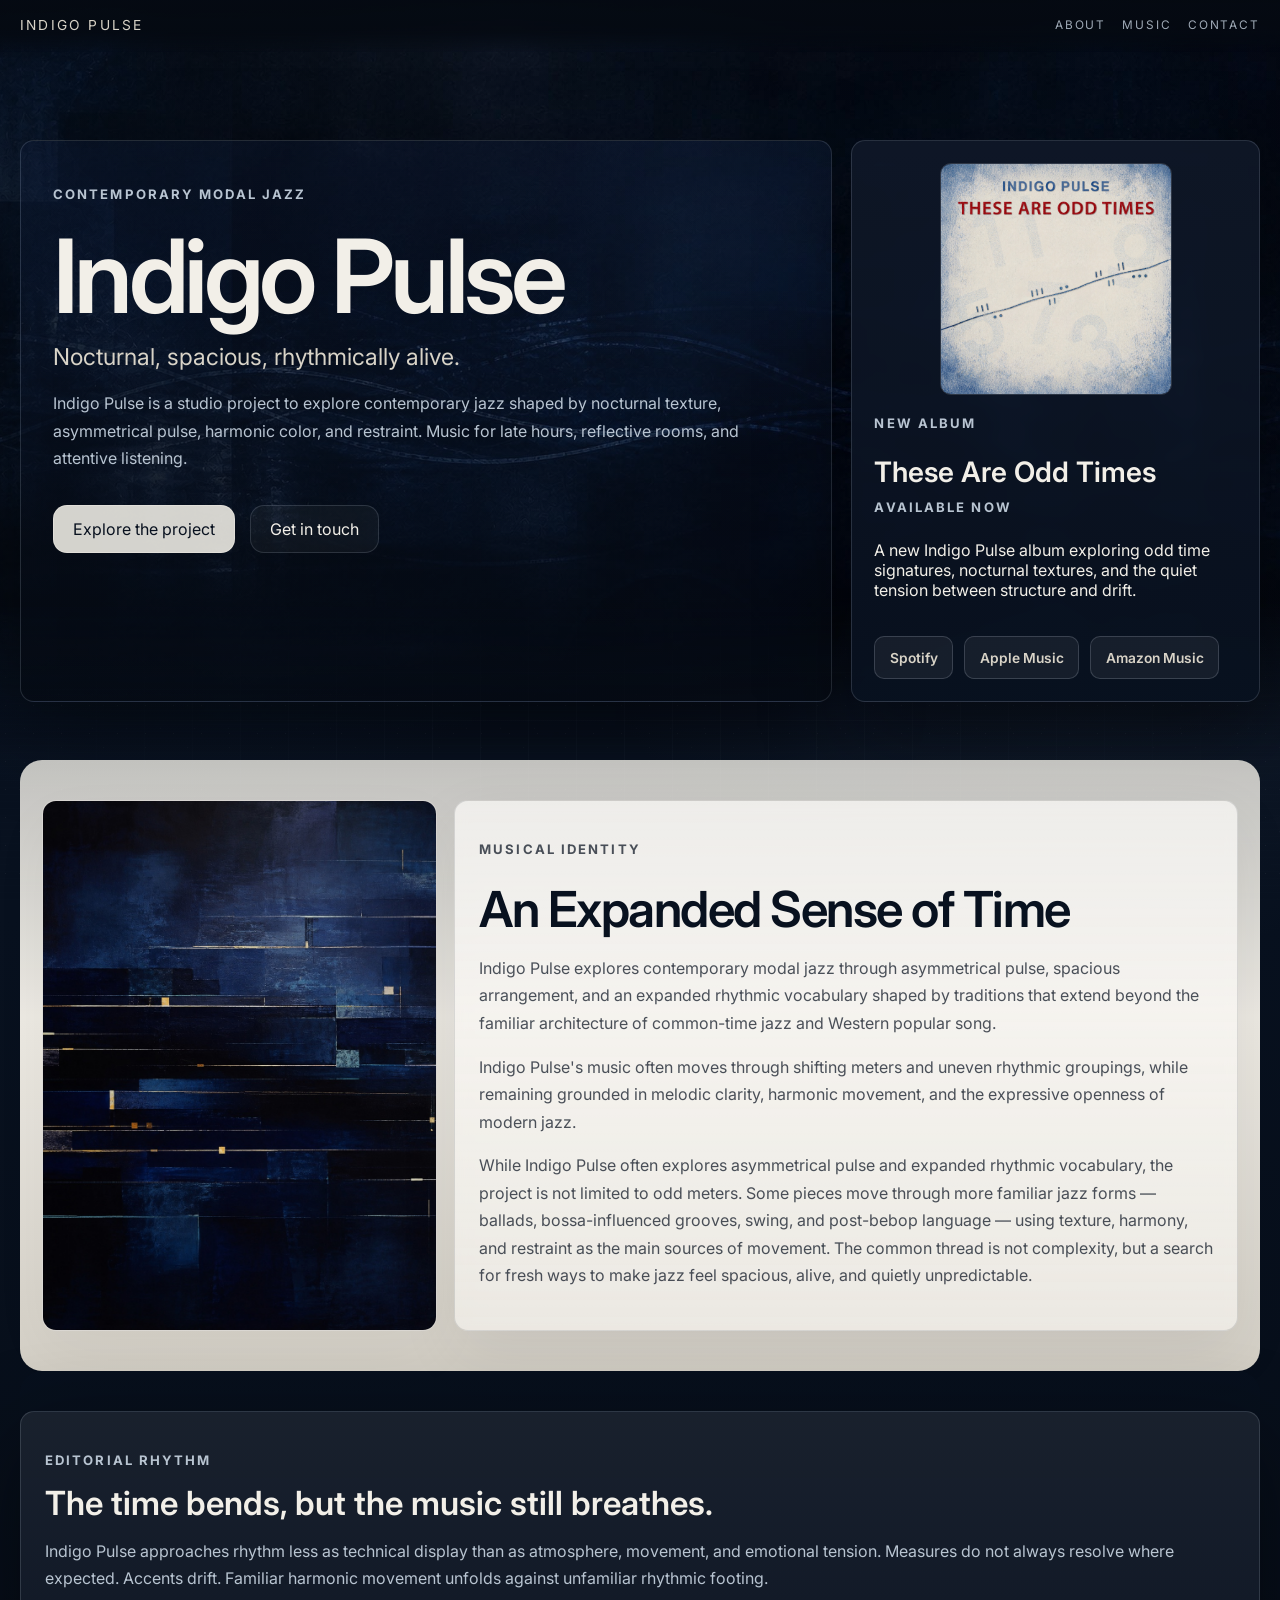
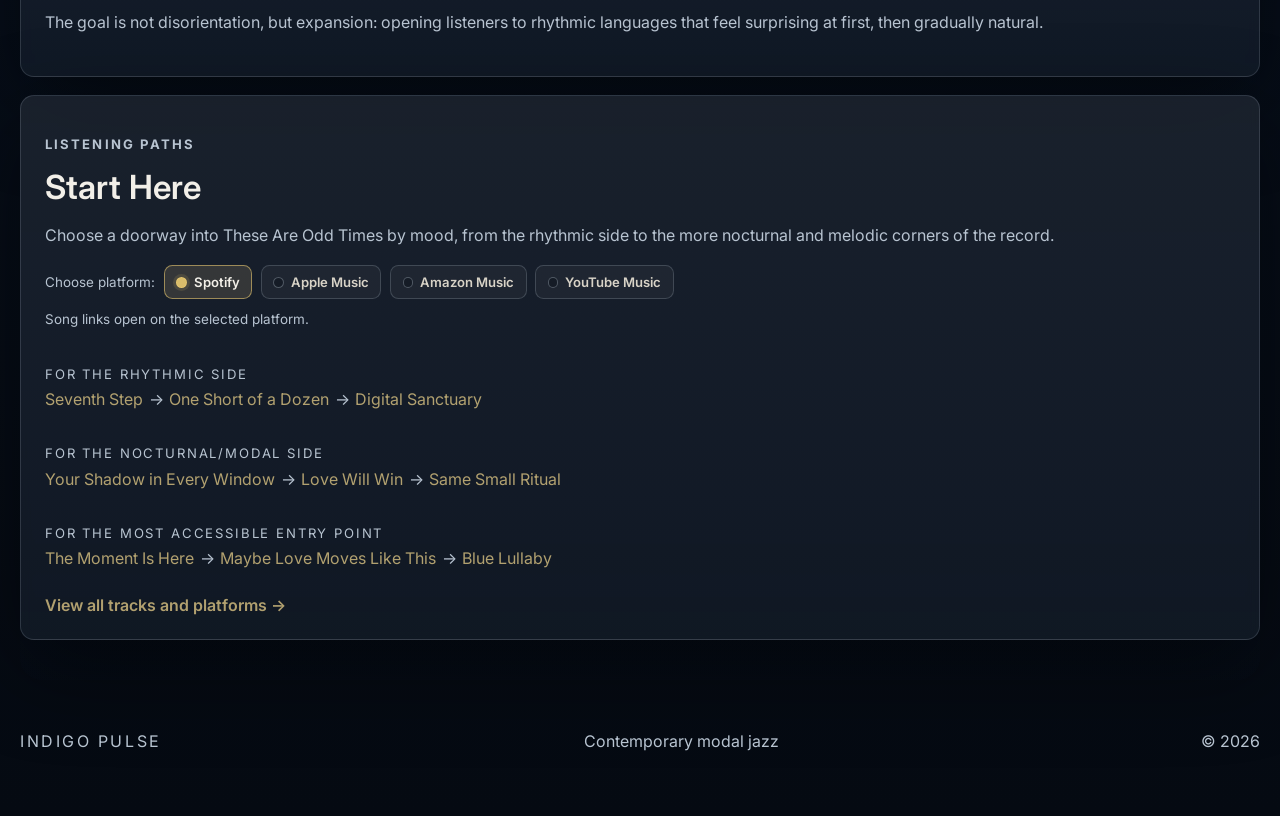
<file: index.html>
<!DOCTYPE html>
<html lang="en">
  <head>
    <meta charset="UTF-8" />
    <meta name="viewport" content="width=device-width, initial-scale=1.0" />
    <title>Indigo Pulse | Contemporary Modal Jazz</title>
    <meta
      name="description"
      content="Indigo Pulse is a studio project that was created to produce nocturnal, spacious, rhythmically alive jazz music with a refined modern voice."
    />
    <link rel="preconnect" href="https://fonts.googleapis.com" />
    <link rel="preconnect" href="https://fonts.gstatic.com" crossorigin />
    <link
      href="https://fonts.googleapis.com/css2?family=Inter:wght@400;500;600;700&family=Cormorant+Garamond:wght@500;600&display=swap"
      rel="stylesheet"
    />
    <link rel="stylesheet" href="styles.css" />
  </head>
  <body>
    <div class="grain" aria-hidden="true"></div>
    <div class="scanlines" aria-hidden="true"></div>

    <div class="site-shell">
      <header class="topbar">
        <a class="brand" href="#home" aria-label="Indigo Pulse home">
          <span class="brand-text">Indigo Pulse</span>
        </a>
        <nav class="nav" aria-label="Primary">
          <a href="about/index.html">About</a>
          <a href="music.html">Music</a>
          <a href="contact/index.html">Contact</a>
        </nav>
      </header>

      <main id="home">
        <section class="hero reveal">
          <div class="hero-background" aria-hidden="true">
            <img src="images/hero_image2.jpg" alt="" />
            <div class="hero-overlay"></div>
          </div>
          <div class="hero-content">
            <div class="hero-copy">
              <p class="eyebrow">Contemporary modal jazz</p>
              <h1>Indigo Pulse</h1>
              <p class="hero-tagline">
                Nocturnal, spacious, rhythmically alive.
              </p>
              <p class="hero-text">
                Indigo Pulse is a studio project to explore contemporary jazz
                shaped by nocturnal texture, asymmetrical pulse, harmonic color,
                and restraint. Music for late hours, reflective rooms, and
                attentive listening.
              </p>
              <div class="hero-actions">
                <a class="button button-primary" href="#music">Explore the project</a>
                <a class="button button-secondary" href="contact/">Get in touch</a>
              </div>
            </div>

            <aside class="hero-note release-card reveal reveal-delay-1">
              <img
                class="release-cover"
                src="images/Odd%20Times%201280px%20Cover.jpg"
                alt="These Are Odd Times album cover"
              />
              <p class="release-meta">New album</p>
              <h2 class="hero-note-title">These Are Odd Times</h2>
              <p class="small-label">Available now</p>
              <p>
                A new Indigo Pulse album exploring odd time signatures,
                nocturnal textures, and the quiet tension between structure and
                drift.
              </p>
              <div class="streaming-links" aria-label="Listen to These Are Odd Times">
                <a
                  class="streaming-link"
                  href="https://open.spotify.com/album/4sxQZq7DrYxzUpGNXLaTnz"
                  target="_blank"
                  rel="noopener noreferrer"
                >Spotify</a>
                <a
                  class="streaming-link"
                  href="https://music.apple.com/album/these-are-odd-times/1895857664?app=music"
                  target="_blank"
                  rel="noopener noreferrer"
                >Apple Music</a>
                <a
                  class="streaming-link"
                  href="https://music.amazon.com/albums/B0GYZ81ZBF"
                  target="_blank"
                  rel="noopener noreferrer"
                >Amazon Music</a>
              </div>
            </aside>
          </div>
        </section>

        <section class="intro section-light reveal">
          <div class="intro-grid">
            <article class="intro-image-card" aria-label="Sense of rhythm image">
              <img
                class="intro-image"
                src="images/sense%20of%20rhythm.jpg"
                alt="Sense of rhythm"
              />
            </article>
            <article class="panel intro-lead">
              <div class="section-heading intro-card-heading">
                <p class="eyebrow">Musical Identity</p>
                <h2>An Expanded Sense of Time</h2>
              </div>
              <p>
                Indigo Pulse explores contemporary modal jazz through
                asymmetrical pulse, spacious arrangement, and an expanded
                rhythmic vocabulary shaped by traditions that extend beyond the
                familiar architecture of common-time jazz and Western popular
                song.
              </p>
              <p>
                Indigo Pulse's music often moves through shifting meters and
                uneven rhythmic groupings, while remaining grounded in melodic
                clarity, harmonic movement, and the expressive openness of
                modern jazz.
              </p>
              <p>
                While Indigo Pulse often explores asymmetrical pulse and
                expanded rhythmic vocabulary, the project is not limited to odd
                meters. Some pieces move through more familiar jazz forms —
                ballads, bossa-influenced grooves, swing, and post-bebop
                language — using texture, harmony, and restraint as the main
                sources of movement. The common thread is not complexity, but a
                search for fresh ways to make jazz feel spacious, alive, and
                quietly unpredictable.
              </p>
            </article>
          </div>
        </section>

        <section class="section-dark reveal" id="music">
          <div class="music-grid">
            <article class="panel release-card release-card-wide">
              <p class="release-meta">Editorial rhythm</p>
              <h3>The time bends, but the music still breathes.</h3>
              <p>
                Indigo Pulse approaches rhythm less as technical display than
                as atmosphere, movement, and emotional tension. Measures do not
                always resolve where expected. Accents drift. Familiar harmonic
                movement unfolds against unfamiliar rhythmic footing.
              </p>
              <p>
                The goal is not disorientation, but expansion: opening
                listeners to rhythmic languages that feel surprising at first,
                then gradually natural.
              </p>
            </article>
            <article class="panel release-card">
              <p class="release-meta">Listening paths</p>
              <h3>Start Here</h3>
              <p>
                Choose a doorway into These Are Odd Times by mood, from the
                rhythmic side to the more nocturnal and melodic corners of the
                record.
              </p>
              <div class="platform-selector" aria-label="Choose streaming platform">
                <span class="platform-selector-label">Choose platform:</span>
                <button
                  type="button"
                  class="platform-button active"
                  data-platform="spotify"
                  aria-pressed="true"
                >
                  Spotify
                </button>
                <button
                  type="button"
                  class="platform-button"
                  data-platform="apple"
                  aria-pressed="false"
                >
                  Apple Music
                </button>
                <button
                  type="button"
                  class="platform-button"
                  data-platform="amazon"
                  aria-pressed="false"
                >
                  Amazon Music
                </button>
                <button
                  type="button"
                  class="platform-button"
                  data-platform="youtube"
                  aria-pressed="false"
                >
                  YouTube Music
                </button>
              </div>
              <p class="platform-helper">Song links open on the selected platform.</p>
              <div class="listening-paths" aria-label="Suggested listening paths">
                <div class="listening-path">
                  <p class="contact-label">For the rhythmic side</p>
                  <p class="path-line">
                    <a class="path-track-link" data-track="seventh-step" href="#">Seventh Step</a>
                    <span class="path-arrow">&rarr;</span>
                    <a class="path-track-link" data-track="one-short-of-a-dozen" href="#">One Short of a Dozen</a>
                    <span class="path-arrow">&rarr;</span>
                    <a class="path-track-link" data-track="digital-sanctuary" href="#">Digital Sanctuary</a>
                  </p>
                </div>
                <div class="listening-path">
                  <p class="contact-label">For the nocturnal/modal side</p>
                  <p class="path-line">
                    <a class="path-track-link" data-track="your-shadow-in-every-window" href="#">Your Shadow in Every Window</a>
                    <span class="path-arrow">&rarr;</span>
                    <a class="path-track-link" data-track="love-will-win" href="#">Love Will Win</a>
                    <span class="path-arrow">&rarr;</span>
                    <a class="path-track-link" data-track="same-small-ritual" href="#">Same Small Ritual</a>
                  </p>
                </div>
                <div class="listening-path">
                  <p class="contact-label">For the most accessible entry point</p>
                  <p class="path-line">
                    <a class="path-track-link" data-track="the-moment-is-here" href="#">The Moment Is Here</a>
                    <span class="path-arrow">&rarr;</span>
                    <a class="path-track-link" data-track="maybe-love-moves-like-this" href="#">Maybe Love Moves Like This</a>
                    <span class="path-arrow">&rarr;</span>
                    <a class="path-track-link" data-track="blue-lullaby" href="#">Blue Lullaby</a>
                  </p>
                </div>
              </div>
              <a class="all-tracks-link" href="music.html">View all tracks and platforms &rarr;</a>
            </article>
          </div>
        </section>

      </main>

      <footer class="footer">
        <p>Indigo Pulse</p>
        <p>Contemporary modal jazz</p>
        <p>&copy; <span id="year"></span></p>
      </footer>
    </div>

    <script src="script.js?v=3"></script>
  </body>
</html>
</file>
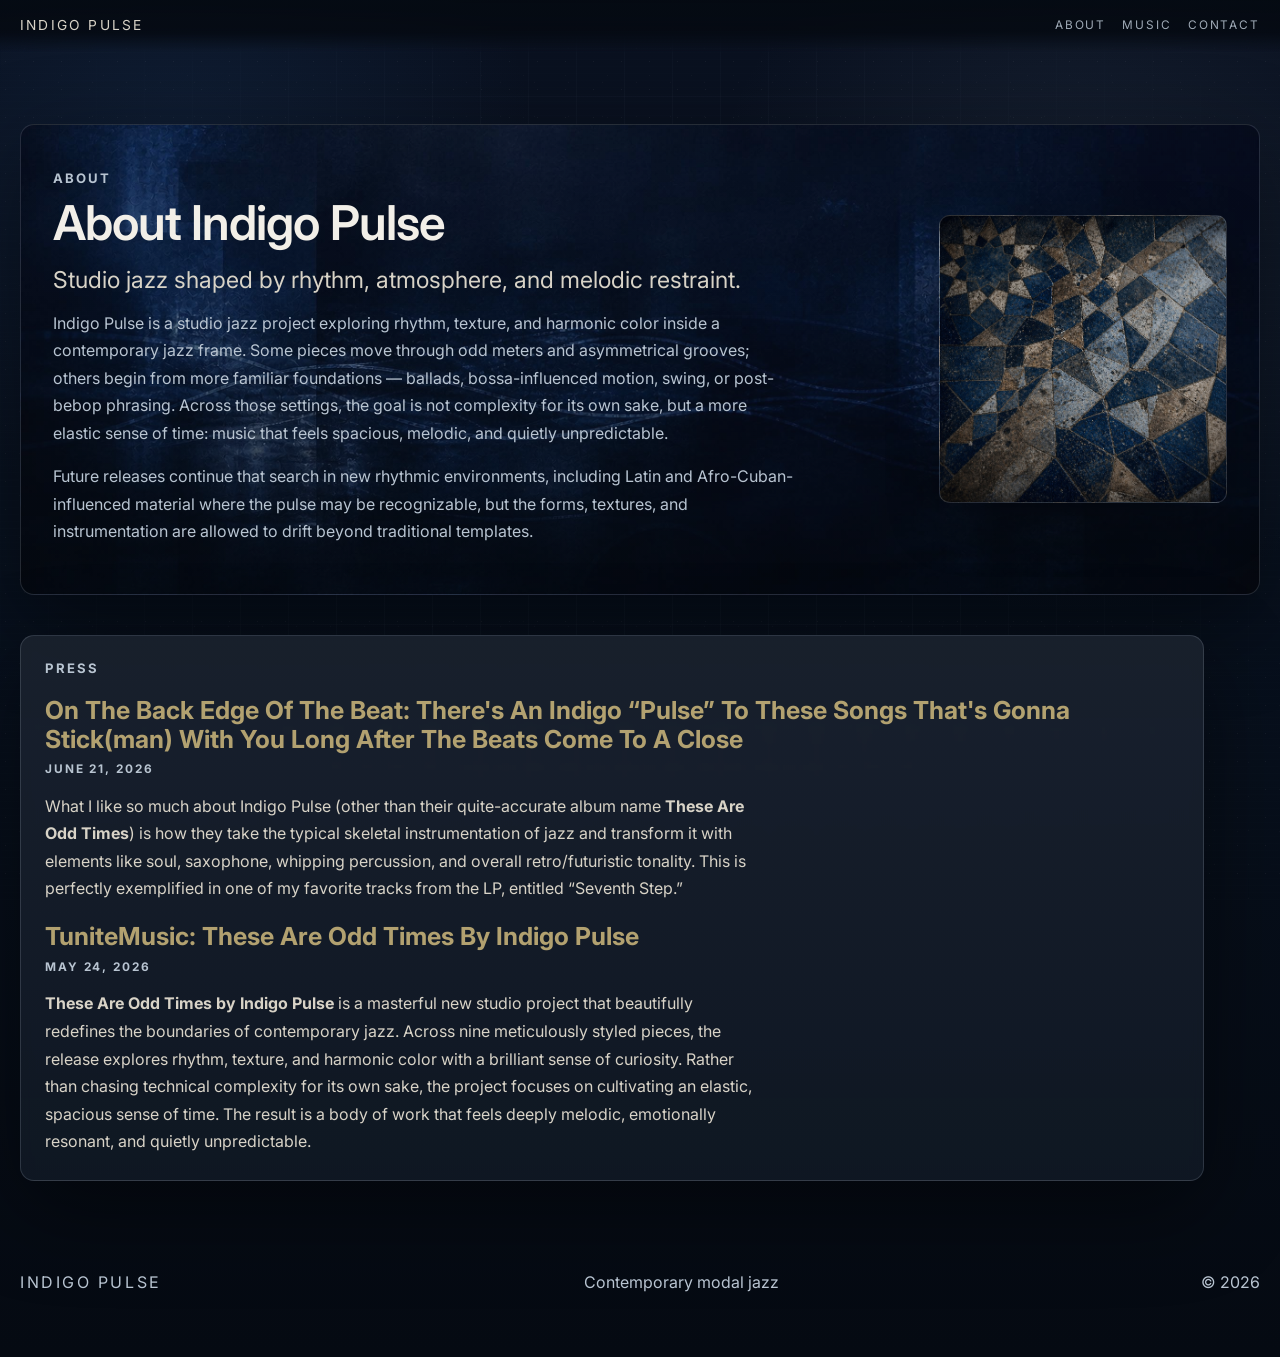
<file: about/index.html>
<!DOCTYPE html>
<html lang="en">
  <head>
    <meta charset="UTF-8" />
    <meta name="viewport" content="width=device-width, initial-scale=1.0" />
    <title>About | Indigo Pulse</title>
    <meta
      name="description"
      content="About Indigo Pulse, a studio jazz project exploring new rhythmic shapes, modal harmony, and atmospheric ensemble textures."
    />
    <link rel="preconnect" href="https://fonts.googleapis.com" />
    <link rel="preconnect" href="https://fonts.gstatic.com" crossorigin />
    <link
      href="https://fonts.googleapis.com/css2?family=Inter:wght@400;500;600;700&family=Cormorant+Garamond:wght@500;600&display=swap"
      rel="stylesheet"
    />
    <link rel="stylesheet" href="../styles.css" />
  </head>
  <body>
    <div class="grain" aria-hidden="true"></div>
    <div class="scanlines" aria-hidden="true"></div>

    <div class="site-shell">
      <header class="topbar">
        <a class="brand" href="../index.html" aria-label="Indigo Pulse home">
          <span class="brand-text">Indigo Pulse</span>
        </a>
        <nav class="nav" aria-label="Primary">
          <a class="nav-current" href="./" aria-current="page">About</a>
          <a href="../music.html">Music</a>
          <a href="../contact/">Contact</a>
        </nav>
      </header>

      <main>
        <section class="page-hero about-page reveal">
          <div class="page-hero-copy">
            <div class="about-card-text">
              <p class="eyebrow">About</p>
              <h1>About Indigo Pulse</h1>
              <p class="hero-tagline">
                Studio jazz shaped by rhythm, atmosphere, and melodic restraint.
              </p>
              <p>
                Indigo Pulse is a studio jazz project exploring rhythm, texture,
                and harmonic color inside a contemporary jazz frame. Some pieces
                move through odd meters and asymmetrical grooves; others begin
                from more familiar foundations — ballads, bossa-influenced
                motion, swing, or post-bebop phrasing. Across those settings, the
                goal is not complexity for its own sake, but a more elastic sense
                of time: music that feels spacious, melodic, and quietly
                unpredictable.
              </p>
              <p>
                Future releases continue that search in new rhythmic
                environments, including Latin and Afro-Cuban-influenced material
                where the pulse may be recognizable, but the forms, textures, and
                instrumentation are allowed to drift beyond traditional templates.
              </p>
            </div>
            <div class="about-card-image" role="img" aria-label="Asymmetric tiles"></div>
          </div>
        </section>

        <section class="press-section reveal" aria-labelledby="press-title">
          <article class="press-card panel">
            <h2 class="card-title" id="press-title">PRESS</h2>
            <div class="press-list">
              <article class="press-item">
                <header class="press-item-header">
                  <h3>
                    <a
                      href="https://onthebackedgeofthebeat.substack.com/p/theres-an-indigo-pulse-to-these-songs"
                      target="_blank"
                      rel="noopener noreferrer"
                    >
                      On The Back Edge Of The Beat: There's An Indigo “Pulse”
                      To These Songs That's Gonna Stick(man) With You Long
                      After The Beats Come To A Close
                    </a>
                  </h3>
                  <p>June 21, 2026</p>
                </header>
                <p>
                  What I like so much about Indigo Pulse (other than their
                  quite-accurate album name <strong>These Are Odd Times</strong>)
                  is how they take the typical skeletal instrumentation of jazz
                  and transform it with elements like soul, saxophone, whipping
                  percussion, and overall retro/futuristic tonality. This is
                  perfectly exemplified in one of my favorite tracks from the
                  LP, entitled “Seventh Step.”
                </p>
              </article>
              <article class="press-item">
                <header class="press-item-header">
                  <h3>
                    <a
                      href="https://tunitemusic.com/post/these-are-odd-times-by-indigo-pulse/"
                      target="_blank"
                      rel="noopener noreferrer"
                    >
                      TuniteMusic: These Are Odd Times By Indigo Pulse
                    </a>
                  </h3>
                  <p>May 24, 2026</p>
                </header>
                <p>
                  <strong>These Are Odd Times by Indigo Pulse</strong> is a
                  masterful new studio project that beautifully redefines the
                  boundaries of contemporary jazz. Across nine meticulously
                  styled pieces, the release explores rhythm, texture, and
                  harmonic color with a brilliant sense of curiosity. Rather than
                  chasing technical complexity for its own sake, the project
                  focuses on cultivating an elastic, spacious sense of time. The
                  result is a body of work that feels deeply melodic, emotionally
                  resonant, and quietly unpredictable.
                </p>
              </article>
            </div>
          </article>
        </section>
      </main>

      <footer class="footer">
        <p>Indigo Pulse</p>
        <p>Contemporary modal jazz</p>
        <p>&copy; <span id="year"></span></p>
      </footer>
    </div>

    <script src="../script.js?v=3"></script>
  </body>
</html>
</file>
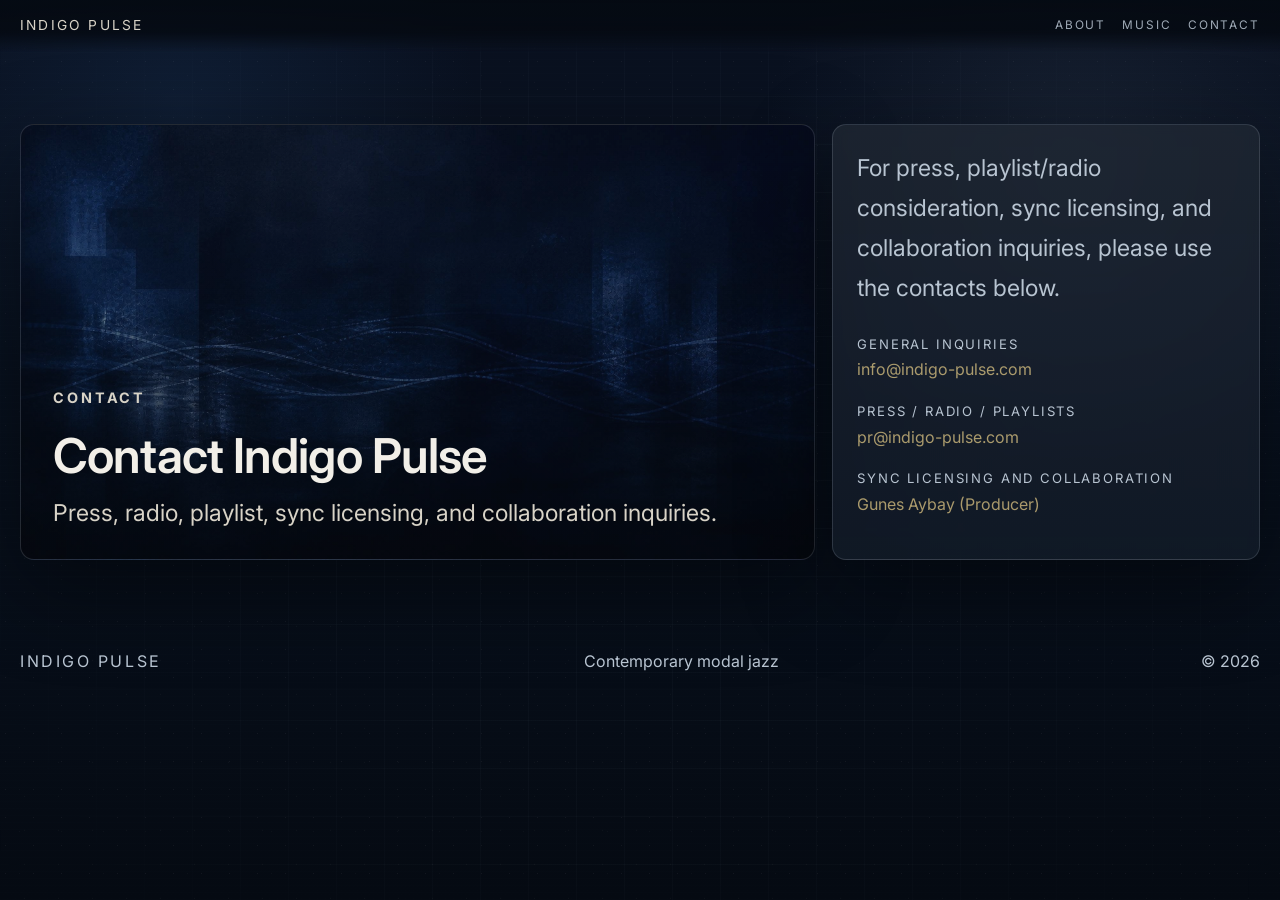
<file: contact/index.html>
<!DOCTYPE html>
<html lang="en">
  <head>
    <meta charset="UTF-8" />
    <meta name="viewport" content="width=device-width, initial-scale=1.0" />
    <title>Contact | Indigo Pulse</title>
    <meta
      name="description"
      content="Contact Indigo Pulse for press, playlist and radio consideration, sync licensing, collaboration, and general inquiries."
    />
    <link rel="preconnect" href="https://fonts.googleapis.com" />
    <link rel="preconnect" href="https://fonts.gstatic.com" crossorigin />
    <link
      href="https://fonts.googleapis.com/css2?family=Inter:wght@400;500;600;700&family=Cormorant+Garamond:wght@500;600&display=swap"
      rel="stylesheet"
    />
    <link rel="stylesheet" href="../styles.css" />
  </head>
  <body>
    <div class="grain" aria-hidden="true"></div>
    <div class="scanlines" aria-hidden="true"></div>

    <div class="site-shell">
      <header class="topbar">
        <a class="brand" href="../index.html" aria-label="Indigo Pulse home">
          <span class="brand-text">Indigo Pulse</span>
        </a>
        <nav class="nav" aria-label="Primary">
          <a href="../about/index.html">About</a>
          <a href="../music.html">Music</a>
          <a class="nav-current" href="./" aria-current="page">Contact</a>
        </nav>
      </header>

      <main>
        <section class="page-hero contact-page reveal" id="contact">
          <div class="page-hero-copy">
            <p class="eyebrow">Contact</p>
            <h1>Contact Indigo Pulse</h1>
            <p class="hero-tagline">
              Press, radio, playlist, sync licensing, and collaboration
              inquiries.
            </p>
          </div>

          <article class="panel contact-panel">
            <p class="contact-lead">
              For press, playlist/radio consideration, sync licensing, and
              collaboration inquiries, please use the contacts below.
            </p>
            <p class="contact-label">General inquiries</p>
            <p><a class="contact-link" href="mailto:info@indigo-pulse.com">info@indigo-pulse.com</a></p>
            <p class="contact-label">Press / Radio / Playlists</p>
            <p><a class="contact-link" href="mailto:pr@indigo-pulse.com">pr@indigo-pulse.com</a></p>
            <p class="contact-label">Sync licensing and collaboration</p>
            <p><a class="contact-link" href="mailto:producer@indigo-pulse.com">Gunes Aybay (Producer)</a></p>
          </article>
        </section>
      </main>

      <footer class="footer">
        <p>Indigo Pulse</p>
        <p>Contemporary modal jazz</p>
        <p>&copy; <span id="year"></span></p>
      </footer>
    </div>

    <script src="../script.js?v=3"></script>
  </body>
</html>
</file>
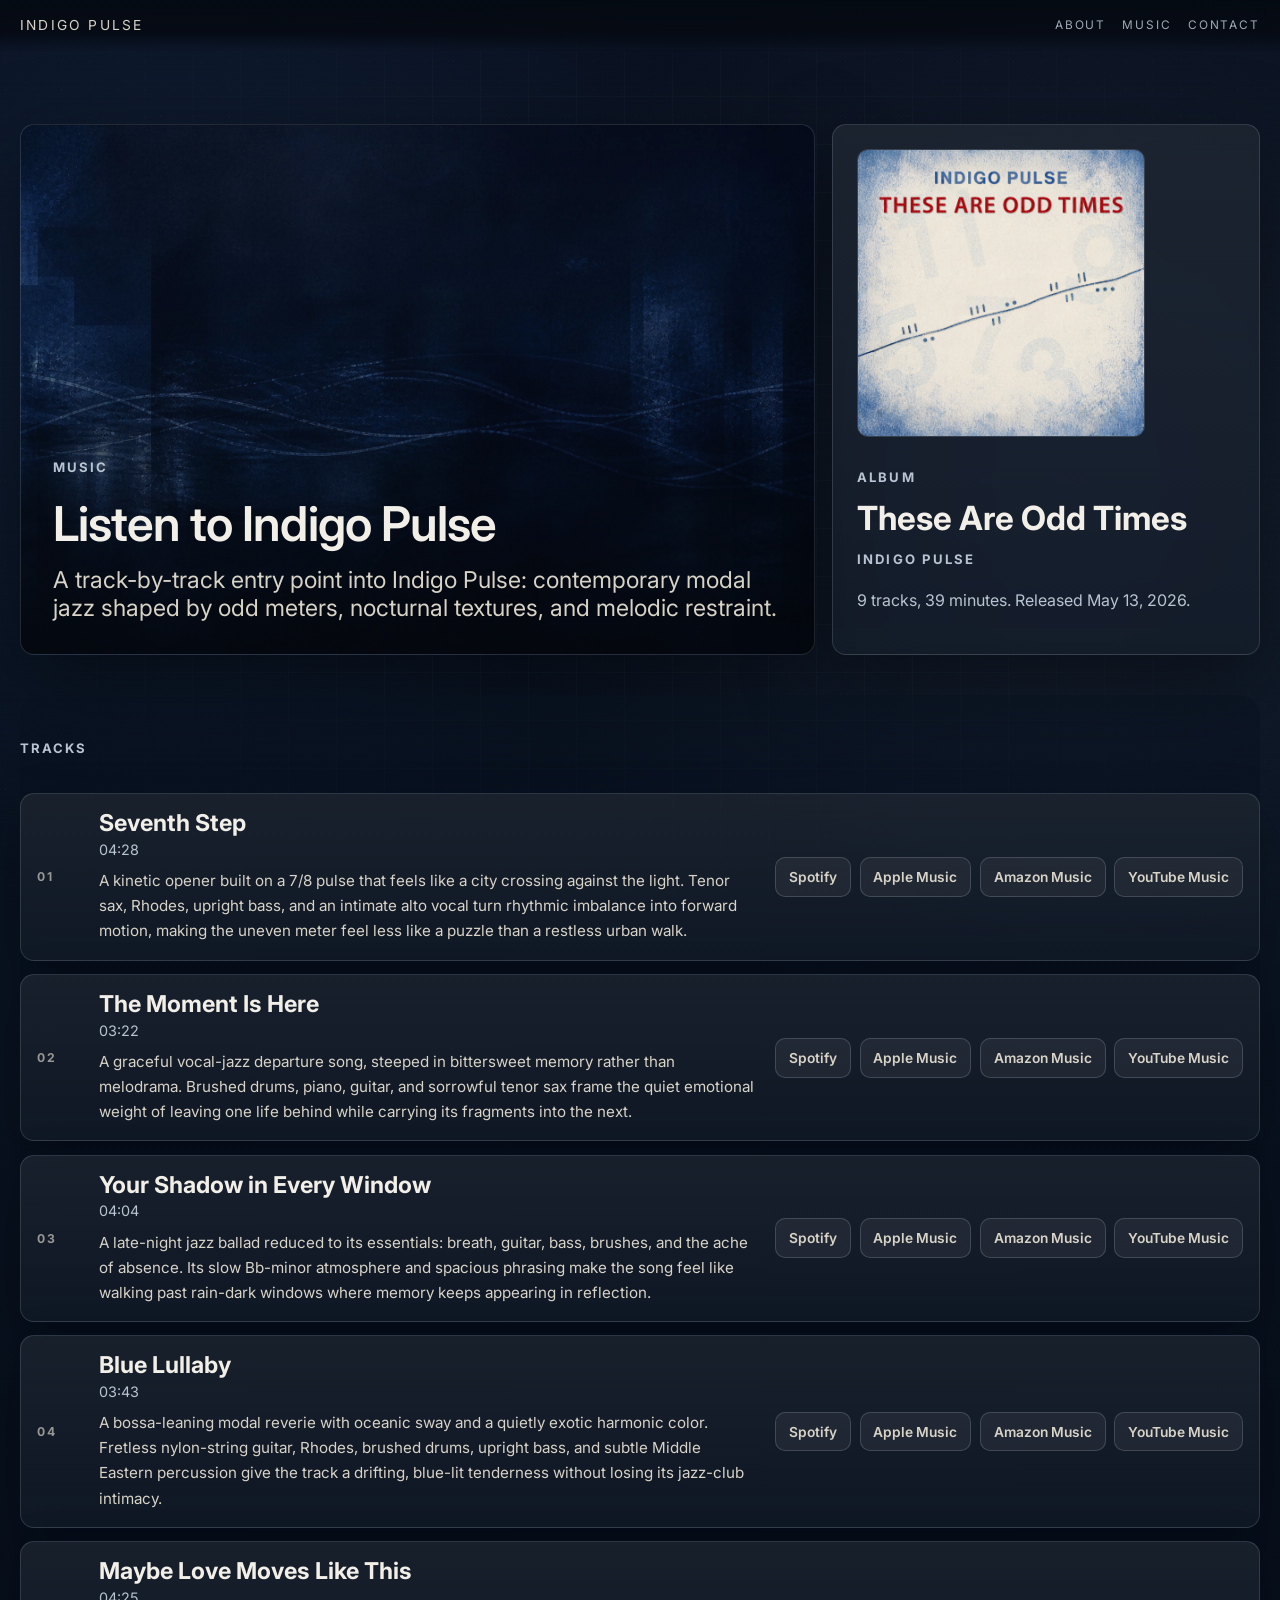
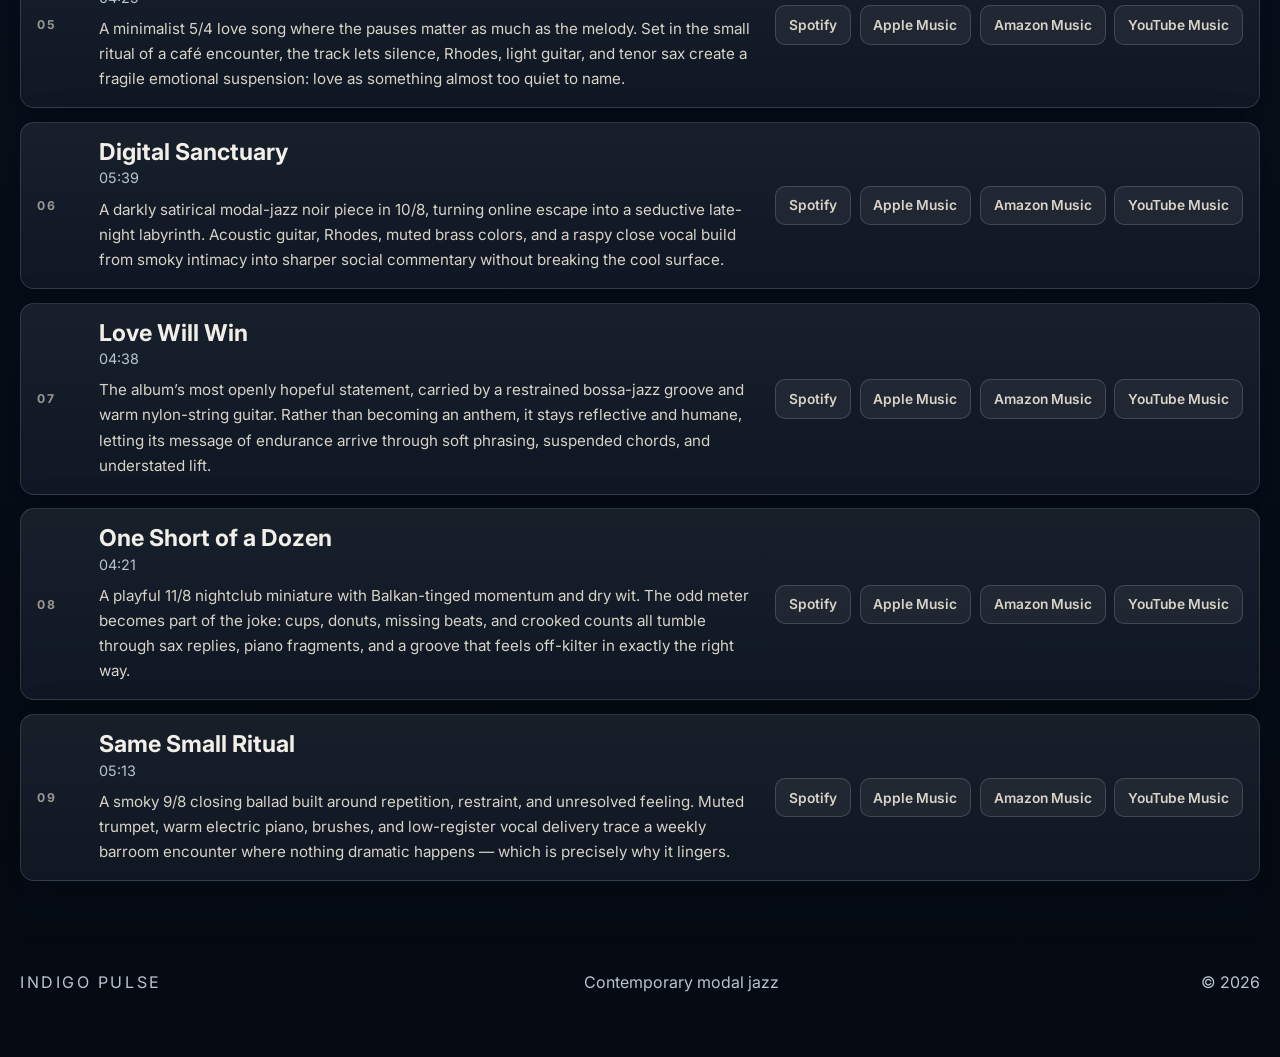
<file: music.html>
<!DOCTYPE html>
<html lang="en">
  <head>
    <meta charset="UTF-8" />
    <meta name="viewport" content="width=device-width, initial-scale=1.0" />
    <title>Music | Indigo Pulse</title>
    <meta
      name="description"
      content="Listen to individual tracks from These Are Odd Times by Indigo Pulse on Spotify, Apple Music, Amazon Music, and YouTube Music."
    />
    <link rel="preconnect" href="https://fonts.googleapis.com" />
    <link rel="preconnect" href="https://fonts.gstatic.com" crossorigin />
    <link
      href="https://fonts.googleapis.com/css2?family=Inter:wght@400;500;600;700&family=Cormorant+Garamond:wght@500;600&display=swap"
      rel="stylesheet"
    />
    <link rel="stylesheet" href="styles.css" />
  </head>
  <body>
    <div class="grain" aria-hidden="true"></div>
    <div class="scanlines" aria-hidden="true"></div>

    <div class="site-shell">
      <header class="topbar">
        <a class="brand" href="index.html" aria-label="Indigo Pulse home">
          <span class="brand-text">Indigo Pulse</span>
        </a>
        <nav class="nav" aria-label="Primary">
          <a href="about/index.html">About</a>
          <a class="nav-current" href="music.html" aria-current="page">Music</a>
          <a href="contact/index.html">Contact</a>
        </nav>
      </header>

      <main>
        <section class="page-hero reveal">
          <div class="page-hero-copy">
            <p class="eyebrow">Music</p>
            <h1>Listen to Indigo Pulse</h1>
            <p class="hero-tagline">
              A track-by-track entry point into Indigo Pulse: contemporary
              modal jazz shaped by odd meters, nocturnal textures, and melodic
              restraint.
            </p>
          </div>
          <div class="album-summary panel">
            <img
              class="album-summary-cover"
              src="images/Odd%20Times%201280px%20Cover.jpg"
              alt="These Are Odd Times album cover"
            />
            <div>
              <p class="release-meta">Album</p>
              <h2>These Are Odd Times</h2>
              <p class="small-label">Indigo Pulse</p>
              <p>9 tracks, 39 minutes. Released May 13, 2026.</p>
            </div>
          </div>
        </section>

        <section class="section-dark reveal track-section">
          <div class="section-heading section-heading-wide">
            <p class="eyebrow">Tracks</p>
          </div>

          <ol class="track-list" aria-label="These Are Odd Times track list">
            <li class="track-item">
              <div class="track-main">
                <span class="track-number">01</span>
                <div>
                  <h2>Seventh Step</h2>
                  <p>04:28</p>
                  <p class="track-description">A kinetic opener built on a 7/8 pulse that feels like a city crossing against the light. Tenor sax, Rhodes, upright bass, and an intimate alto vocal turn rhythmic imbalance into forward motion, making the uneven meter feel less like a puzzle than a restless urban walk.</p>
                </div>
              </div>
              <div class="track-links" aria-label="Listen to Seventh Step">
                <a class="streaming-link" href="https://open.spotify.com/track/3paRXfDBitmqd4aDvvFAfF" target="_blank" rel="noopener noreferrer">Spotify</a>
                <a class="streaming-link" href="https://music.apple.com/us/album/seventh-step/1895857664?i=6764631951" target="_blank" rel="noopener noreferrer">Apple Music</a>
                <a class="streaming-link" href="https://music.amazon.com/tracks/B0GYYXQ2Y7" target="_blank" rel="noopener noreferrer">Amazon Music</a>
                <a class="streaming-link" href="https://youtu.be/K7AOHaPc-S8?si=Ck0RzauF2YywjN6c" target="_blank" rel="noopener noreferrer">YouTube Music</a>
              </div>
            </li>

            <li class="track-item">
              <div class="track-main">
                <span class="track-number">02</span>
                <div>
                  <h2>The Moment Is Here</h2>
                  <p>03:22</p>
                  <p class="track-description">A graceful vocal-jazz departure song, steeped in bittersweet memory rather than melodrama. Brushed drums, piano, guitar, and sorrowful tenor sax frame the quiet emotional weight of leaving one life behind while carrying its fragments into the next.</p>
                </div>
              </div>
              <div class="track-links" aria-label="Listen to The Moment Is Here">
                <a class="streaming-link" href="https://open.spotify.com/track/0Dw62YsoHJX328hiZiPK7I" target="_blank" rel="noopener noreferrer">Spotify</a>
                <a class="streaming-link" href="https://music.apple.com/us/album/the-moment-is-here/1895857664?i=6764631952" target="_blank" rel="noopener noreferrer">Apple Music</a>
                <a class="streaming-link" href="https://music.amazon.com/tracks/B0GYZFGJN5" target="_blank" rel="noopener noreferrer">Amazon Music</a>
                <a class="streaming-link" href="https://youtu.be/7IcZCz36u3g?si=4Kwcoa0-JvOgGwid" target="_blank" rel="noopener noreferrer">YouTube Music</a>
              </div>
            </li>

            <li class="track-item">
              <div class="track-main">
                <span class="track-number">03</span>
                <div>
                  <h2>Your Shadow in Every Window</h2>
                  <p>04:04</p>
                  <p class="track-description">A late-night jazz ballad reduced to its essentials: breath, guitar, bass, brushes, and the ache of absence. Its slow Bb-minor atmosphere and spacious phrasing make the song feel like walking past rain-dark windows where memory keeps appearing in reflection.</p>
                </div>
              </div>
              <div class="track-links" aria-label="Listen to Your Shadow in Every Window">
                <a class="streaming-link" href="https://open.spotify.com/track/45iRLK7u7wnyWnD685D5yU" target="_blank" rel="noopener noreferrer">Spotify</a>
                <a class="streaming-link" href="https://music.apple.com/us/album/your-shadow-in-every-window/1895857664?i=6764631956" target="_blank" rel="noopener noreferrer">Apple Music</a>
                <a class="streaming-link" href="https://music.amazon.com/tracks/B0GYYRB73C" target="_blank" rel="noopener noreferrer">Amazon Music</a>
                <a class="streaming-link" href="https://youtu.be/eEbrQkWHV1o?si=3bSmhC6LefxZLrKr" target="_blank" rel="noopener noreferrer">YouTube Music</a>
              </div>
            </li>

            <li class="track-item">
              <div class="track-main">
                <span class="track-number">04</span>
                <div>
                  <h2>Blue Lullaby</h2>
                  <p>03:43</p>
                  <p class="track-description">A bossa-leaning modal reverie with oceanic sway and a quietly exotic harmonic color. Fretless nylon-string guitar, Rhodes, brushed drums, upright bass, and subtle Middle Eastern percussion give the track a drifting, blue-lit tenderness without losing its jazz-club intimacy.</p>
                </div>
              </div>
              <div class="track-links" aria-label="Listen to Blue Lullaby">
                <a class="streaming-link" href="https://open.spotify.com/track/6Vi4S5CpVxAfzzNwqoPQiM" target="_blank" rel="noopener noreferrer">Spotify</a>
                <a class="streaming-link" href="https://music.apple.com/us/album/blue-lullaby/1895857664?i=6764631957" target="_blank" rel="noopener noreferrer">Apple Music</a>
                <a class="streaming-link" href="https://music.amazon.com/tracks/B0GYYQZKG9" target="_blank" rel="noopener noreferrer">Amazon Music</a>
                <a class="streaming-link" href="https://youtu.be/QTlWmjJgHM0?si=6_OJK1Driv5_xz5R" target="_blank" rel="noopener noreferrer">YouTube Music</a>
              </div>
            </li>

            <li class="track-item">
              <div class="track-main">
                <span class="track-number">05</span>
                <div>
                  <h2>Maybe Love Moves Like This</h2>
                  <p>04:25</p>
                  <p class="track-description">A minimalist 5/4 love song where the pauses matter as much as the melody. Set in the small ritual of a caf&eacute; encounter, the track lets silence, Rhodes, light guitar, and tenor sax create a fragile emotional suspension: love as something almost too quiet to name.</p>
                </div>
              </div>
              <div class="track-links" aria-label="Listen to Maybe Love Moves Like This">
                <a class="streaming-link" href="https://open.spotify.com/track/5ovUOXJSvc3flV9tj2fMd3" target="_blank" rel="noopener noreferrer">Spotify</a>
                <a class="streaming-link" href="https://music.apple.com/us/album/maybe-love-moves-like-this/1895857664?i=6764631958" target="_blank" rel="noopener noreferrer">Apple Music</a>
                <a class="streaming-link" href="https://music.amazon.com/tracks/B0GYZ7RJ28" target="_blank" rel="noopener noreferrer">Amazon Music</a>
                <a class="streaming-link" href="https://youtu.be/RmuPnFxja1Y?si=2WCVurGSld9lMbrV" target="_blank" rel="noopener noreferrer">YouTube Music</a>
              </div>
            </li>

            <li class="track-item">
              <div class="track-main">
                <span class="track-number">06</span>
                <div>
                  <h2>Digital Sanctuary</h2>
                  <p>05:39</p>
                  <p class="track-description">A darkly satirical modal-jazz noir piece in 10/8, turning online escape into a seductive late-night labyrinth. Acoustic guitar, Rhodes, muted brass colors, and a raspy close vocal build from smoky intimacy into sharper social commentary without breaking the cool surface.</p>
                </div>
              </div>
              <div class="track-links" aria-label="Listen to Digital Sanctuary">
                <a class="streaming-link" href="https://open.spotify.com/track/1pSSt8pyJwEds8fBghnUeN" target="_blank" rel="noopener noreferrer">Spotify</a>
                <a class="streaming-link" href="https://music.apple.com/us/album/digital-sanctuary/1895857664?i=6764631961" target="_blank" rel="noopener noreferrer">Apple Music</a>
                <a class="streaming-link" href="https://music.amazon.com/tracks/B0GYYYT8BB" target="_blank" rel="noopener noreferrer">Amazon Music</a>
                <a class="streaming-link" href="https://youtu.be/2jZGKCxvi98?si=S1_SonZITu8iyBiM" target="_blank" rel="noopener noreferrer">YouTube Music</a>
              </div>
            </li>

            <li class="track-item">
              <div class="track-main">
                <span class="track-number">07</span>
                <div>
                  <h2>Love Will Win</h2>
                  <p>04:38</p>
                  <p class="track-description">The album&rsquo;s most openly hopeful statement, carried by a restrained bossa-jazz groove and warm nylon-string guitar. Rather than becoming an anthem, it stays reflective and humane, letting its message of endurance arrive through soft phrasing, suspended chords, and understated lift.</p>
                </div>
              </div>
              <div class="track-links" aria-label="Listen to Love Will Win">
                <a class="streaming-link" href="https://open.spotify.com/track/3qihZqYczkapoLJyIKEi8K" target="_blank" rel="noopener noreferrer">Spotify</a>
                <a class="streaming-link" href="https://music.apple.com/us/album/love-will-win/1895857664?i=6764632233" target="_blank" rel="noopener noreferrer">Apple Music</a>
                <a class="streaming-link" href="https://music.amazon.com/tracks/B0GYZ8LR74" target="_blank" rel="noopener noreferrer">Amazon Music</a>
                <a class="streaming-link" href="https://youtu.be/KSoTZjcHUPY?si=5hMwBMHMUqrL-JQE" target="_blank" rel="noopener noreferrer">YouTube Music</a>
              </div>
            </li>

            <li class="track-item">
              <div class="track-main">
                <span class="track-number">08</span>
                <div>
                  <h2>One Short of a Dozen</h2>
                  <p>04:21</p>
                  <p class="track-description">A playful 11/8 nightclub miniature with Balkan-tinged momentum and dry wit. The odd meter becomes part of the joke: cups, donuts, missing beats, and crooked counts all tumble through sax replies, piano fragments, and a groove that feels off-kilter in exactly the right way.</p>
                </div>
              </div>
              <div class="track-links" aria-label="Listen to One Short of a Dozen">
                <a class="streaming-link" href="https://open.spotify.com/track/1oASioAD6ixoThCv0bwBWd" target="_blank" rel="noopener noreferrer">Spotify</a>
                <a class="streaming-link" href="https://music.apple.com/us/album/one-short-of-a-dozen/1895857664?i=6764632236" target="_blank" rel="noopener noreferrer">Apple Music</a>
                <a class="streaming-link" href="https://music.amazon.com/tracks/B0GYZ76YCX" target="_blank" rel="noopener noreferrer">Amazon Music</a>
                <a class="streaming-link" href="https://youtu.be/Rl_Bnu9Z-bo?si=4YCocZhXHchFAvEb" target="_blank" rel="noopener noreferrer">YouTube Music</a>
              </div>
            </li>

            <li class="track-item">
              <div class="track-main">
                <span class="track-number">09</span>
                <div>
                  <h2>Same Small Ritual</h2>
                  <p>05:13</p>
                  <p class="track-description">A smoky 9/8 closing ballad built around repetition, restraint, and unresolved feeling. Muted trumpet, warm electric piano, brushes, and low-register vocal delivery trace a weekly barroom encounter where nothing dramatic happens &mdash; which is precisely why it lingers.</p>
                </div>
              </div>
              <div class="track-links" aria-label="Listen to Same Small Ritual">
                <a class="streaming-link" href="https://open.spotify.com/track/78zw2QDjWqkCTkVAFp9P49" target="_blank" rel="noopener noreferrer">Spotify</a>
                <a class="streaming-link" href="https://music.apple.com/us/album/same-small-ritual/1895857664?i=6764632238" target="_blank" rel="noopener noreferrer">Apple Music</a>
                <a class="streaming-link" href="https://music.amazon.com/tracks/B0GYYR3ZXP" target="_blank" rel="noopener noreferrer">Amazon Music</a>
                <a class="streaming-link" href="https://youtu.be/4EZSMfNASvg?si=J6Mb3wVSS1wQhu4P" target="_blank" rel="noopener noreferrer">YouTube Music</a>
              </div>
            </li>
          </ol>
        </section>
      </main>

      <footer class="footer">
        <p>Indigo Pulse</p>
        <p>Contemporary modal jazz</p>
        <p>&copy; <span id="year"></span></p>
      </footer>
    </div>

    <script src="script.js?v=3"></script>
  </body>
</html>
</file>
<file: styles.css>
:root {
  --bg: #050a12;
  --bg-soft: #08111f;
  --bg-deep: #0e1a36;
  --panel: rgba(242, 239, 232, 0.06);
  --panel-light: rgba(242, 239, 232, 0.88);
  --panel-border: rgba(184, 196, 209, 0.18);
  --text: #f2efe8;
  --muted: #b8c4d1;
  --muted-strong: #d8d3c7;
  --ink: #08111f;
  --accent: #7a6a4f;
  --accent-soft: rgba(122, 106, 79, 0.28);
  --cobalt: #244a7a;
  --slate: #31445f;
  --shadow: 0 28px 90px rgba(0, 0, 0, 0.45);
  --radius: 14px;
  --max-width: 1240px;
  --hero-overlap: clamp(4.25rem, 8vw, 8rem);
}

* {
  box-sizing: border-box;
}

html {
  scroll-behavior: auto;
}

html.allow-smooth-scroll {
  scroll-behavior: smooth;
}

body {
  margin: 0;
  min-height: 100vh;
  font-family: "Inter", sans-serif;
  color: var(--text);
  background:
    radial-gradient(circle at 14% 12%, rgba(36, 74, 122, 0.22), transparent 22%),
    radial-gradient(circle at 84% 18%, rgba(93, 114, 140, 0.16), transparent 24%),
    linear-gradient(180deg, #0a1120 0%, #08111f 38%, #050a12 100%);
}

body::before {
  content: "";
  position: fixed;
  inset: 0;
  pointer-events: none;
  background:
    linear-gradient(90deg, rgba(184, 196, 209, 0.03) 1px, transparent 1px),
    linear-gradient(rgba(184, 196, 209, 0.03) 1px, transparent 1px);
  background-size: 48px 48px;
  mask-image: radial-gradient(circle at center, black 42%, transparent 100%);
}

.grain,
.scanlines {
  position: fixed;
  inset: 0;
  pointer-events: none;
}

.grain {
  opacity: 0.065;
  mix-blend-mode: screen;
  background-image:
    radial-gradient(circle at 20% 20%, rgba(255, 255, 255, 0.8) 0.7px, transparent 0.8px),
    radial-gradient(circle at 72% 42%, rgba(255, 255, 255, 0.5) 0.6px, transparent 0.8px),
    radial-gradient(circle at 46% 80%, rgba(255, 255, 255, 0.4) 0.5px, transparent 0.7px);
  background-size: 28px 28px, 34px 34px, 42px 42px;
}

.scanlines {
  opacity: 0.05;
  background: linear-gradient(
    180deg,
    transparent 0%,
    rgba(184, 196, 209, 0.16) 50%,
    transparent 100%
  );
  background-size: 100% 7px;
}

a {
  color: inherit;
  text-decoration: none;
}

img {
  max-width: 100%;
  display: block;
}

.site-shell {
  width: min(calc(100% - 2rem), var(--max-width));
  margin: 0 auto;
  position: relative;
  z-index: 1;
}

.topbar {
  display: flex;
  align-items: center;
  justify-content: space-between;
  gap: 1.5rem;
  padding: 1.05rem 0 1.2rem;
  position: sticky;
  top: 0;
  z-index: 20;
}

.topbar::before {
  content: "";
  position: absolute;
  inset: 0;
  left: 50%;
  width: 100vw;
  transform: translateX(-50%);
  z-index: -1;
  background: linear-gradient(
    180deg,
    rgba(5, 10, 18, 0.95) 0%,
    rgba(5, 10, 18, 0.88) 62%,
    rgba(5, 10, 18, 0) 100%
  );
  backdrop-filter: blur(16px);
}

.brand {
  display: inline-flex;
  align-items: center;
  min-width: 0;
}

.brand-text,
.nav a,
.eyebrow,
.small-label,
.release-meta,
.footer p:first-child {
  letter-spacing: 0.16em;
  text-transform: uppercase;
}

.brand-text {
  font-size: 0.86rem;
  color: var(--muted-strong);
  white-space: nowrap;
}

.nav {
  display: flex;
  flex-wrap: wrap;
  justify-content: flex-end;
  gap: 1rem;
}

.nav a,
.eyebrow,
.small-label,
.release-meta {
  font-size: 0.74rem;
  color: var(--muted);
}

.release-meta,
.small-label,
.eyebrow,
.card-title {
  color: var(--muted);
  font-size: 0.82rem;
  font-weight: 700;
  letter-spacing: 0.16em;
  text-transform: uppercase;
}

#music .eyebrow,
#about .eyebrow,
#visuals .eyebrow,
#contact .eyebrow {
  font-size: 0.9rem;
  color: var(--muted-strong);
  letter-spacing: 0.2em;
}

.nav a {
  opacity: 0.86;
  transition:
    opacity 180ms ease,
    transform 180ms ease,
    color 180ms ease;
}

.hero,
.intro,
.section-dark,
.about,
.visuals,
.contact,
.footer {
  position: relative;
}

.hero {
  width: 100vw;
  margin-left: calc(50% - 50vw);
  padding: 5.5rem 0 2.5rem;
  min-height: min(88vh, 56rem);
}

.hero-content {
  width: min(calc(100% - 2rem), var(--max-width));
  margin: 0 auto;
  display: grid;
  grid-template-columns: minmax(0, 1.35fr) minmax(260px, 0.68fr);
  grid-template-areas: "copy note";
  gap: 1.2rem;
  align-items: stretch;
}

.hero-background,
.hero-copy,
.hero-note,
.panel {
  border-radius: var(--radius);
  border: 1px solid var(--panel-border);
  box-shadow: var(--shadow);
}

.hero-background {
  position: absolute;
  inset: -5.25rem 0 -1.25rem;
  overflow: hidden;
  z-index: -2;
  border: 0;
  border-radius: 0;
  box-shadow: none;
  background: var(--bg-soft);
  -webkit-mask-image: linear-gradient(
    180deg,
    rgba(0, 0, 0, 1) 0%,
    rgba(0, 0, 0, 1) 80%,
    rgba(0, 0, 0, 0) 100%
  );
  mask-image: linear-gradient(
    180deg,
    rgba(0, 0, 0, 1) 0%,
    rgba(0, 0, 0, 1) 80%,
    rgba(0, 0, 0, 0) 100%
  );
}

.hero-background img {
  width: 100%;
  height: 100%;
  object-fit: cover;
  object-position: center top;
  transform: scale(1.03);
}

.hero-overlay {
  position: absolute;
  inset: 0;
  background:
    linear-gradient(180deg, rgba(5, 10, 18, 0.18), rgba(5, 10, 18, 0.22)),
    linear-gradient(90deg, rgba(5, 10, 18, 0.72), rgba(5, 10, 18, 0.18) 50%, rgba(5, 10, 18, 0.38));
}

.hero-copy {
  grid-area: copy;
  padding: 2rem 2rem 2.2rem;
  display: flex;
  flex-direction: column;
  background:
    linear-gradient(180deg, rgba(14, 26, 54, 0.34), rgba(5, 10, 18, 0.68)),
    radial-gradient(circle at 88% 20%, rgba(36, 74, 122, 0.22), transparent 26%);
}

.hero-note,
.panel {
  background:
    linear-gradient(180deg, rgba(242, 239, 232, 0.08), rgba(242, 239, 232, 0.04)),
    rgba(8, 17, 31, 0.72);
  backdrop-filter: blur(6px);
}

.hero-note {
  grid-area: note;
  padding: 1.4rem;
  align-self: stretch;
  display: flex;
  flex-direction: column;
  gap: 0.75rem;
  background: linear-gradient(
    180deg,
    rgba(16, 24, 40, 0.88),
    rgba(8, 17, 31, 0.92)
  );
}

.hero-note-title {
  margin: 0.1rem 0 0;
  font-size: clamp(1.55rem, 2.2vw, 2.15rem);
  font-weight: 600;
  line-height: 1.04;
}

.hero-note .release-cover {
  width: min(100%, 14.5rem);
  margin: 0 auto 0.5rem;
}

.hero-note .release-meta,
.hero-note p {
  margin-top: 0;
}

.hero-note p:last-child,
.panel p,
.hero-text,
.footer p {
  color: var(--muted);
  line-height: 1.72;
}

.hero h1,
.section-heading h2,
.release-card h3 {
  margin: 0;
  font-weight: 600;
  line-height: 0.96;
}

.hero h1 {
  font-size: clamp(3rem, 8vw, 6.5rem);
  letter-spacing: -0.045em;
  max-width: 9ch;
  margin-top: 0.75rem;
}

.hero-tagline {
  margin: 1.1rem 0 0;
  color: var(--muted-strong);
  font-size: clamp(1.15rem, 2vw, 1.45rem);
}

.hero-text {
  max-width: 43rem;
  margin: 1.2rem 0 0;
  font-size: 1rem;
}

.hero-actions {
  display: flex;
  gap: 0.9rem;
  flex-wrap: wrap;
  margin-top: 2rem;
}

.button {
  display: inline-flex;
  align-items: center;
  justify-content: center;
  min-height: 3rem;
  padding: 0.82rem 1.2rem;
  border-radius: var(--radius);
  border: 1px solid var(--panel-border);
  transition:
    background-color 180ms ease,
    border-color 180ms ease,
    transform 180ms ease,
    color 180ms ease;
}

.button:hover,
.button:focus-visible,
.nav a:hover,
.nav a:focus-visible {
  transform: translateY(-1px);
}

.nav a:hover,
.nav a:focus-visible {
  opacity: 1;
}

.nav-current {
  color: var(--muted-strong);
  opacity: 1;
}

.button-primary {
  background: var(--panel-light);
  border-color: rgba(242, 239, 232, 0.4);
  color: var(--ink);
}

.button-secondary {
  color: var(--text);
  background: rgba(242, 239, 232, 0.04);
}

.section-light,
.section-dark,
.about,
.visuals,
.contact {
  padding: 2.5rem 0;
}

.section-light::before,
.section-dark::before,
.about::before,
.visuals::before,
.contact::before {
  content: "";
  position: absolute;
  inset: 0;
  border-radius: calc(var(--radius) + 8px);
  z-index: -1;
}

.section-light::before {
  background:
    linear-gradient(
      180deg,
      rgba(242, 239, 232, 0) 0%,
      rgba(242, 239, 232, 0.34) 16%,
      rgba(242, 239, 232, 0.88) 42%,
      rgba(216, 211, 199, 0.78) 100%
    ),
    rgba(242, 239, 232, 0.8);
}

.section-dark::before,
.about::before,
.visuals::before,
.contact::before {
  background:
    linear-gradient(180deg, rgba(8, 17, 31, 0.5), rgba(8, 17, 31, 0.22));
}

.section-light {
  color: var(--ink);
  padding-inline: 1.35rem;
}

.intro {
  margin-top: 1rem;
  padding-top: 2.5rem;
}

@media (min-width: 981px) {
  .hero {
    min-height: min(76vh, 48rem);
    padding-bottom: 1.5rem;
  }

  .intro {
    margin-top: 1.5rem;
    padding-top: 2.5rem;
  }
}

.section-light .eyebrow,
.section-light .small-label,
.section-light .panel p,
.section-light .feature-list {
  color: rgba(8, 17, 31, 0.72);
}

.section-light .panel {
  background:
    linear-gradient(180deg, rgba(255, 255, 255, 0.48), rgba(255, 255, 255, 0.24)),
    rgba(242, 239, 232, 0.54);
  border-color: rgba(8, 17, 31, 0.12);
  box-shadow: 0 22px 60px rgba(8, 17, 31, 0.08);
}

.section-heading {
  display: grid;
  gap: 0.75rem;
  margin-bottom: 1.5rem;
}

.section-heading h2 {
  font-size: clamp(1.8rem, 4vw, 3.1rem);
  max-width: 15ch;
  letter-spacing: -0.03em;
}

.section-heading-wide h2 {
  max-width: 21ch;
}

.intro-grid,
.about-grid,
.visuals-grid,
.contact-grid {
  display: grid;
  grid-template-columns: repeat(2, minmax(0, 1fr));
  gap: 1.1rem;
}

.intro-grid {
  grid-template-columns: minmax(0, 0.68fr) minmax(0, 1.35fr);
}

.contact-grid {
  grid-template-columns: 1fr;
}

.intro .section-heading h2 {
  max-width: none;
}

.contact-lead {
  margin: 0 0 1.5rem;
  color: var(--muted-strong);
  font-size: clamp(1.15rem, 2vw, 1.45rem);
}

.contact-label {
  margin: 0.95rem 0 0.08rem;
  color: var(--text);
  font-size: 0.82rem;
  letter-spacing: 0.14em;
  text-transform: uppercase;
}

.contact-label + p {
  margin-top: 0;
}

.contact-link {
  color: rgba(214, 191, 128, 0.78);
  transition: color 180ms ease, opacity 180ms ease;
}

.contact-link:hover,
.contact-link:focus-visible {
  color: rgba(232, 201, 112, 0.98);
  opacity: 1;
}

.intro-card-heading {
  margin-bottom: 1.35rem;
}

.intro-image-card {
  padding: 0;
  overflow: hidden;
  border-radius: var(--radius);
  border: 1px solid rgba(8, 17, 31, 0.08);
  background: rgba(242, 239, 232, 0.78);
  box-shadow: 0 22px 60px rgba(8, 17, 31, 0.04);
}

.intro-image {
  width: 100%;
  height: 100%;
  min-height: 100%;
  object-fit: cover;
  display: block;
}

.music-grid {
  display: grid;
  grid-template-columns: 1fr;
  gap: 1.1rem;
}

.page-hero {
  display: grid;
  grid-template-columns: minmax(0, 1.3fr) minmax(280px, 0.7fr);
  gap: 1.1rem;
  align-items: stretch;
  padding: 4.5rem 0 2.5rem;
}

.page-hero-copy {
  position: relative;
  display: flex;
  min-height: 22rem;
  flex-direction: column;
  justify-content: flex-end;
  padding: 2rem;
  border: 1px solid var(--panel-border);
  border-radius: var(--radius);
  box-shadow: var(--shadow);
  background:
    linear-gradient(180deg, rgba(14, 26, 54, 0.34), rgba(5, 10, 18, 0.72)),
    url("images/hero_image2.jpg") center / cover;
  overflow: hidden;
}

.page-hero-copy h1 {
  max-width: 19ch;
  margin: 0.75rem 0 0;
  font-size: clamp(1.8rem, 4vw, 3rem);
  font-weight: 600;
  line-height: 1.02;
  letter-spacing: -0.02em;
}

.about-page {
  grid-template-columns: 1fr;
}

.about-page .page-hero-copy {
  min-height: auto;
  justify-content: flex-start;
}

.about-card-text {
  position: relative;
  z-index: 1;
}

.about-page .page-hero-copy p:not(.eyebrow):not(.hero-tagline) {
  max-width: 74ch;
  color: var(--muted);
  line-height: 1.72;
}

.about-card-image {
  display: none;
}

.press-section {
  padding: 0 0 2.5rem;
}

.press-card {
  display: grid;
  gap: 1.25rem;
  max-width: 74rem;
  background:
    linear-gradient(180deg, rgba(242, 239, 232, 0.075), rgba(242, 239, 232, 0.035)),
    rgba(8, 17, 31, 0.72);
}

.press-list {
  display: grid;
  gap: 1.2rem;
}

.press-item {
  display: grid;
  gap: 0.85rem;
}

.press-item-header {
  display: grid;
  gap: 0.35rem;
}

.press-item-header h3 {
  margin: 0;
  font-size: clamp(1.15rem, 2vw, 1.55rem);
  line-height: 1.16;
}

.press-item-header a {
  color: rgba(214, 191, 128, 0.82);
  transition: color 180ms ease, opacity 180ms ease;
}

.press-item-header a:hover,
.press-item-header a:focus-visible {
  color: rgba(232, 201, 112, 0.98);
  opacity: 1;
}

.press-item-header p {
  margin: 0;
  color: var(--muted);
  font-size: 0.74rem;
  font-weight: 700;
  letter-spacing: 0.16em;
  text-transform: uppercase;
}

.press-item > p {
  max-width: 72ch;
  margin: 0;
  color: var(--muted-strong);
  line-height: 1.72;
}

@media (min-width: 960px) {
  .about-page .page-hero-copy {
    --about-image-gap: clamp(0.75rem, 2vw, 1.35rem);
    --about-image-size: clamp(9rem, 24vw, 18rem);
  }

  .about-card-text {
    max-width: calc(100% - var(--about-image-size) - var(--about-image-gap));
  }

  .about-card-image {
    position: absolute;
    top: 50%;
    right: 2rem;
    display: block;
    width: var(--about-image-size);
    aspect-ratio: 1 / 1;
    transform: translateY(-50%);
    border: 1px solid rgba(184, 196, 209, 0.2);
    border-radius: calc(var(--radius) - 0.2rem);
    background-image: url("images/Asymmetric tiles.jpg");
    background-position: center;
    background-size: cover;
    box-shadow: 0 20px 52px rgba(0, 0, 0, 0.28);
  }
}

@media (max-width: 959px) {
  .about-page .page-hero-copy {
    --about-image-gap: 0;
    --about-image-size: 0;
  }

  .about-card-text {
    max-width: none;
  }

  .about-card-image {
    display: none;
  }
}

.album-summary {
  display: grid;
  align-content: start;
  gap: 1rem;
}

.album-summary-cover {
  width: min(100%, 18rem);
  aspect-ratio: 1 / 1;
  object-fit: cover;
  border-radius: calc(var(--radius) - 0.2rem);
  border: 1px solid rgba(184, 196, 209, 0.2);
}

.album-summary h2 {
  margin: 0.6rem 0 0;
  font-size: clamp(1.5rem, 2.6vw, 2.25rem);
  line-height: 1;
}

.track-section {
  padding-top: 2rem;
}

.track-list {
  display: grid;
  gap: 0.85rem;
  margin: 0;
  padding: 0;
  list-style: none;
}

.track-item {
  display: grid;
  grid-template-columns: minmax(0, 1fr) auto;
  gap: 1rem;
  align-items: center;
  padding: 1rem;
  border: 1px solid var(--panel-border);
  border-radius: var(--radius);
  background:
    linear-gradient(180deg, rgba(242, 239, 232, 0.075), rgba(242, 239, 232, 0.035)),
    rgba(8, 17, 31, 0.72);
  box-shadow: 0 18px 50px rgba(0, 0, 0, 0.24);
}

.track-main {
  display: grid;
  grid-template-columns: 3rem minmax(0, 1fr);
  gap: 0.9rem;
  align-items: center;
  min-width: 0;
}

.track-number {
  color: rgba(216, 211, 199, 0.68);
  font-size: 0.76rem;
  font-weight: 700;
  letter-spacing: 0.14em;
}

.track-main h2 {
  margin: 0;
  color: var(--text);
  font-size: clamp(1.1rem, 2vw, 1.45rem);
  line-height: 1.12;
}

.track-main p {
  margin: 0.28rem 0 0;
  color: var(--muted);
  font-size: 0.9rem;
}

.track-main .track-description {
  max-width: 58rem;
  margin-top: 0.65rem;
  color: var(--muted-strong);
  font-size: 0.95rem;
  line-height: 1.65;
}

.track-links {
  display: flex;
  flex-wrap: wrap;
  justify-content: flex-end;
  gap: 0.55rem;
}

.track-links .streaming-link {
  min-height: 2.35rem;
  padding-inline: 0.8rem;
}

.panel {
  padding: 1.5rem;
}

.feature-list {
  margin: 0;
  padding-left: 1.1rem;
  line-height: 1.9;
}

.release-card h3 {
  margin-top: 0.85rem;
  font-size: clamp(1.45rem, 2.6vw, 2.25rem);
  line-height: 1.1;
}

.card-title {
  margin: 0;
}

.release-cover {
  width: 100%;
  aspect-ratio: 1 / 1;
  object-fit: cover;
  filter: saturate(0.92) brightness(0.96);
  border-radius: calc(var(--radius) - 0.2rem);
  margin-bottom: 1rem;
  border: 1px solid rgba(184, 196, 209, 0.2);
}

.release-card-wide {
  grid-column: 1 / -1;
}

.listening-paths {
  display: grid;
  gap: 0.95rem;
  margin: 1rem 0 1.15rem;
}

.platform-selector {
  display: flex;
  flex-wrap: wrap;
  align-items: center;
  gap: 0.55rem;
  margin-top: 1rem;
}

.platform-selector-label,
.platform-helper {
  color: var(--muted);
  font-size: 0.84rem;
}

.platform-button {
  display: inline-flex;
  align-items: center;
  gap: 0.42rem;
  min-height: 2.15rem;
  padding: 0.5rem 0.72rem;
  border: 1px solid rgba(184, 196, 209, 0.22);
  border-radius: calc(var(--radius) - 0.35rem);
  background: rgba(242, 239, 232, 0.04);
  color: var(--muted-strong);
  font: inherit;
  font-size: 0.82rem;
  font-weight: 600;
  cursor: pointer;
  transition:
    background-color 180ms ease,
    border-color 180ms ease,
    color 180ms ease,
    transform 180ms ease;
}

.platform-button::before {
  content: "";
  width: 0.54rem;
  height: 0.54rem;
  border: 1px solid rgba(184, 196, 209, 0.36);
  border-radius: 999px;
  background: rgba(5, 10, 18, 0.34);
  transition:
    background-color 180ms ease,
    border-color 180ms ease,
    box-shadow 180ms ease;
}

.platform-button:hover,
.platform-button:focus-visible {
  border-color: rgba(232, 201, 112, 0.38);
  background: rgba(242, 239, 232, 0.1);
  color: var(--text);
}

.platform-button.active {
  border-color: rgba(232, 201, 112, 0.58);
  background: rgba(214, 191, 128, 0.16);
  color: var(--text);
}

.platform-button.active::before {
  border-color: rgba(232, 201, 112, 0.88);
  background: rgba(232, 201, 112, 0.92);
  box-shadow: 0 0 0 3px rgba(232, 201, 112, 0.12);
}

.platform-button:hover,
.platform-button:focus-visible {
  transform: translateY(-1px);
}

.platform-helper {
  margin: 0.55rem 0 0;
}

.path-line {
  display: flex;
  flex-wrap: wrap;
  align-items: baseline;
  gap: 0.35rem;
}

.listening-path .path-line {
  margin: 0.12rem 0 0;
  color: var(--muted-strong);
  line-height: 1.55;
}

.path-track-link,
.all-tracks-link {
  color: rgba(214, 191, 128, 0.82);
  transition: color 180ms ease, opacity 180ms ease;
}

.path-track-link:hover,
.path-track-link:focus-visible,
.all-tracks-link:hover,
.all-tracks-link:focus-visible {
  color: rgba(232, 201, 112, 0.98);
  opacity: 1;
}

.path-track-link[aria-disabled="true"] {
  color: var(--muted);
  pointer-events: none;
}

.path-arrow {
  color: var(--muted);
}

.all-tracks-link {
  display: inline-flex;
  margin-top: 0.35rem;
  font-weight: 600;
}

.streaming-links {
  display: flex;
  flex-wrap: wrap;
  gap: 0.7rem;
  margin-top: 0.5rem;
}

.streaming-link {
  display: inline-flex;
  align-items: center;
  justify-content: center;
  min-height: 2.65rem;
  padding: 0.68rem 0.9rem;
  border: 1px solid rgba(184, 196, 209, 0.22);
  border-radius: calc(var(--radius) - 0.25rem);
  background: rgba(242, 239, 232, 0.06);
  color: var(--muted-strong);
  font-size: 0.86rem;
  font-weight: 600;
  transition:
    background-color 180ms ease,
    border-color 180ms ease,
    color 180ms ease,
    transform 180ms ease;
}

.streaming-link:hover,
.streaming-link:focus-visible {
  transform: translateY(-1px);
  border-color: rgba(232, 201, 112, 0.38);
  background: rgba(242, 239, 232, 0.1);
  color: var(--text);
}

.serif-quote {
  margin-top: 1.8rem;
  font-family: "Cormorant Garamond", serif;
  font-size: clamp(1.7rem, 3vw, 2.35rem);
  line-height: 1;
  color: var(--muted-strong);
}

.pulse-panel {
  overflow: hidden;
}

.pulse-lines {
  display: grid;
  gap: 0.8rem;
  margin: 1rem 0 1.4rem;
}

.pulse-lines span {
  display: block;
  height: 1px;
  background: linear-gradient(
    90deg,
    transparent 0%,
    rgba(184, 196, 209, 0.2) 15%,
    rgba(184, 196, 209, 0.75) 50%,
    rgba(122, 106, 79, 0.5) 70%,
    transparent 100%
  );
}

.pulse-lines span:nth-child(1) {
  width: 74%;
}

.pulse-lines span:nth-child(2) {
  width: 100%;
}

.pulse-lines span:nth-child(3) {
  width: 63%;
}

.pulse-lines span:nth-child(4) {
  width: 86%;
}

.visual-frame {
  padding: 0;
  overflow: hidden;
  min-height: 20rem;
}

.visual-frame img {
  width: 100%;
  height: 100%;
  object-fit: cover;
}

.footer {
  display: flex;
  justify-content: space-between;
  gap: 1rem;
  flex-wrap: wrap;
  padding: 2rem 0 2.8rem;
}

.reveal {
  opacity: 0;
  transform: translateY(22px);
  transition:
    opacity 700ms ease,
    transform 700ms ease;
}

.reveal.is-visible {
  opacity: 1;
  transform: translateY(0);
}

.reveal-delay-1 {
  transition-delay: 120ms;
}

@media (max-width: 980px) {
  .hero {
    min-height: auto;
    padding: 4.5rem 0 3rem;
  }

  .hero-content {
    grid-template-columns: 1fr;
    grid-template-areas:
      "copy"
      "note";
  }

  .music-grid,
  .page-hero,
  .intro-grid,
  .about-grid,
  .visuals-grid,
  .contact-grid {
    grid-template-columns: 1fr;
  }

  .page-hero {
    padding-top: 3rem;
  }

  .page-hero-copy {
    min-height: 18rem;
  }

  .track-item {
    grid-template-columns: 1fr;
  }

  .track-links {
    justify-content: flex-start;
  }

  .section-light {
    padding-inline: 1rem;
  }

  .intro {
    margin-top: 1rem;
    padding-top: 2.5rem;
  }
}

@media (max-width: 720px) {
  :root {
    --hero-overlap: clamp(1.5rem, 5vw, 2.75rem);
  }

  .site-shell {
    width: min(calc(100% - 1rem), var(--max-width));
  }

  .topbar {
    align-items: flex-start;
    flex-direction: column;
    padding-top: 0.9rem;
  }

  .nav {
    gap: 0.8rem;
    justify-content: flex-start;
  }

  .hero {
    padding-top: 1rem;
  }

  .hero-background {
    top: -4.5rem;
    bottom: 0;
  }

  .hero-content {
    width: min(calc(100% - 1rem), var(--max-width));
  }

  .hero-copy,
  .hero-note,
  .page-hero-copy,
  .panel {
    padding: 1.25rem;
  }

  .streaming-link,
  .track-links .streaming-link {
    flex: 1 1 100%;
  }

  .footer {
    flex-direction: column;
  }
}

@media (prefers-reduced-motion: reduce) {
  html {
    scroll-behavior: auto;
  }

  *,
  *::before,
  *::after {
    animation: none !important;
    transition: none !important;
  }
}
</file>
